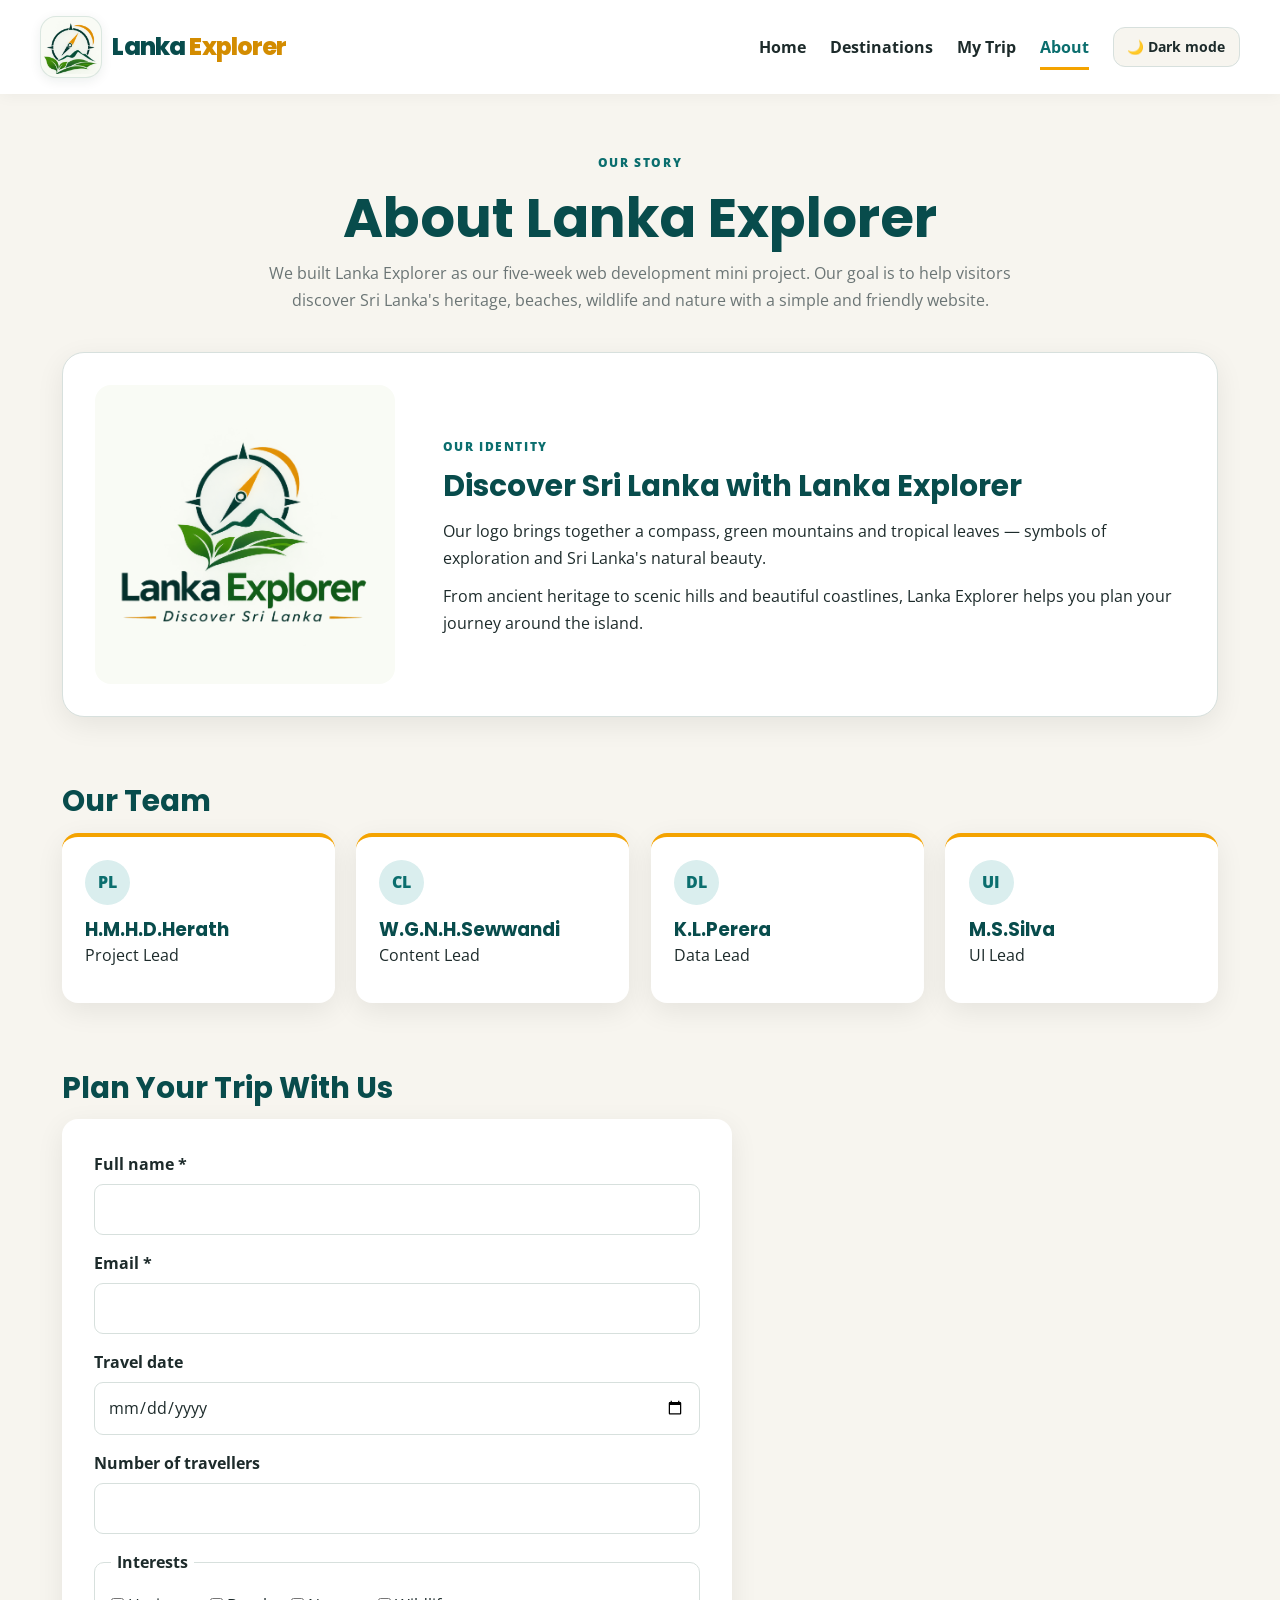
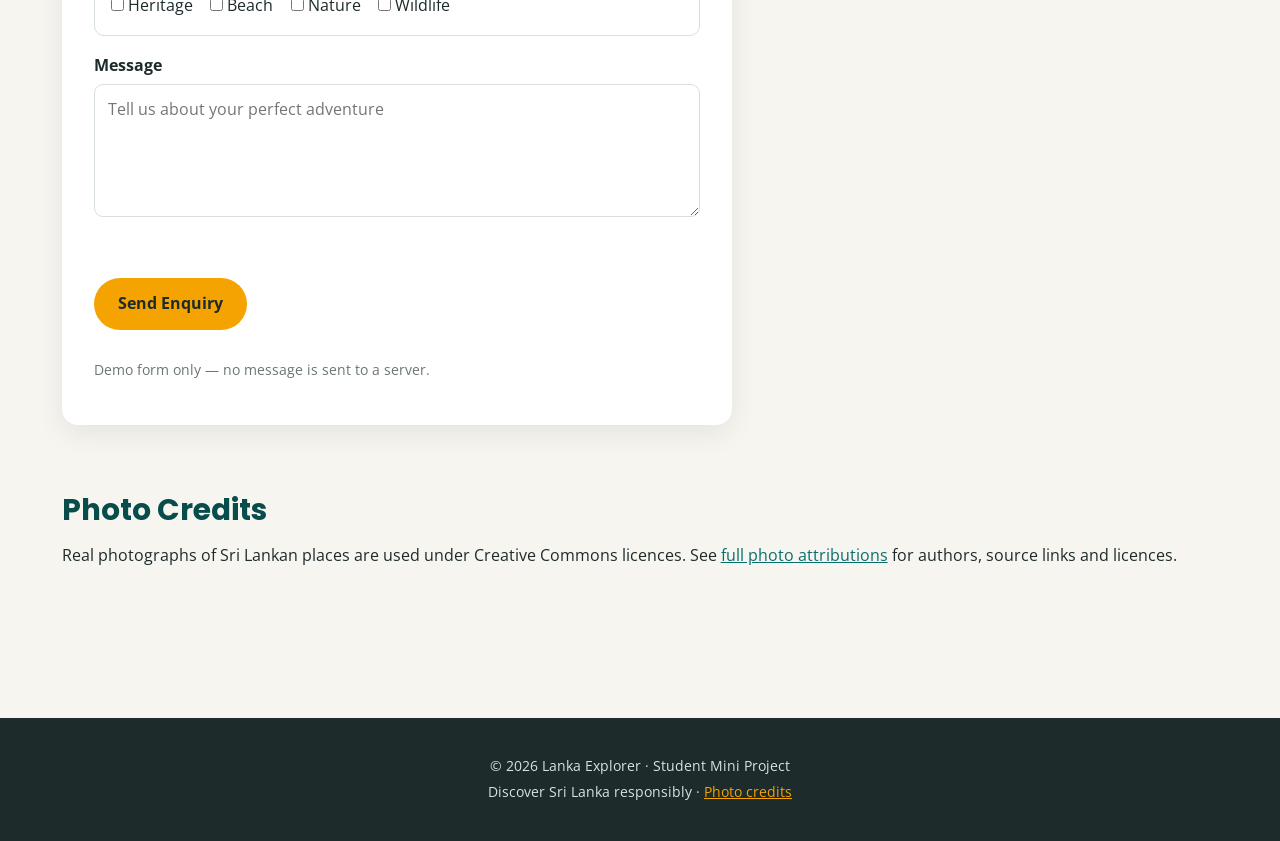
<file: about.html>
<!DOCTYPE html>
<html lang="en">
<head>
<meta charset="UTF-8">
<meta name="viewport" content="width=device-width, initial-scale=1.0">
<meta name="description" content="Explore Sri Lanka's heritage, beaches, wildlife and nature with Lanka Explorer.">
<title>Lanka Explorer | About Us</title>
<link rel="preconnect" href="https://fonts.googleapis.com">
<link rel="preconnect" href="https://fonts.gstatic.com" crossorigin>
<link href="https://fonts.googleapis.com/css2?family=Open+Sans:wght@400;600;700&family=Poppins:wght@500;600;700;800&display=swap" rel="stylesheet">

<link rel="icon" type="image/png" href="images/lanka-explorer-symbol.png">
<link rel="stylesheet" href="css/style.css">
</head>
<body>
<header class="site-header">
 <a href="index.html" class="logo brand-link" aria-label="Lanka Explorer home">
  <span class="brand-symbol-wrap"><img class="brand-symbol" src="images/lanka-explorer-symbol.png" alt="" width="56" height="56"></span>
  <span class="brand-name">Lanka <strong>Explorer</strong></span>
 </a>
 <button class="menu-toggle" type="button" aria-label="Open menu" aria-expanded="false">&#9776;</button>
 <nav aria-label="Main navigation"><ul><li><a href="index.html">Home</a></li>
<li><a href="destinations.html">Destinations</a></li>
<li><a href="trip.html">My Trip</a></li>
<li><a href="about.html" class="active" aria-current="page">About</a></li>
<li><button type="button" id="theme-toggle" aria-label="Switch color theme">🌙 Dark mode</button></li></ul></nav>
</header>
<main>
<section class="page-intro"><span class="eyebrow">OUR STORY</span><h1>About Lanka Explorer</h1><p>We built Lanka Explorer as our five-week web development mini project. Our goal is to help visitors discover Sri Lanka's heritage, beaches, wildlife and nature with a simple and friendly website.</p></section>
<section id="brand-story" class="brand-story content-section" aria-labelledby="brand-story-title">
<div class="brand-art"><img src="images/lanka-explorer-logo.png" width="310" height="312" alt="Lanka Explorer compass, green mountains and tea leaves logo with Discover Sri Lanka tagline" loading="lazy"></div>
<div class="brand-story-content"><span class="eyebrow">OUR IDENTITY</span><h2 id="brand-story-title">Discover Sri Lanka with Lanka Explorer</h2><p>Our logo brings together a compass, green mountains and tropical leaves — symbols of exploration and Sri Lanka's natural beauty.</p><p>From ancient heritage to scenic hills and beautiful coastlines, Lanka Explorer helps you plan your journey around the island.</p></div>
</section>
<section id="team" class="content-section"><h2>Our Team</h2><div class="team-grid"><article><span class="team-avatar">PL</span><h3>H.M.H.D.Herath</h3><p>Project Lead</p></article>
<article><span class="team-avatar">CL</span><h3>W.G.N.H.Sewwandi</h3><p>Content Lead</p></article>
<article><span class="team-avatar">DL</span><h3>K.L.Perera</h3><p>Data Lead</p></article>
<article><span class="team-avatar">UI</span><h3>M.S.Silva</h3><p>UI Lead</p></article></div></section>
<section id="enquiry" class="content-section"><h2>Plan Your Trip With Us</h2><form id="enquiry-form" novalidate>
<div class="form-row"><label for="name">Full name <span aria-hidden="true">*</span></label><input id="name" name="name" type="text" required></div>
<div class="form-row"><label for="email">Email <span aria-hidden="true">*</span></label><input id="email" name="email" type="email" required></div>
<div class="form-row"><label for="date">Travel date</label><input id="date" name="date" type="date"></div>
<div class="form-row"><label for="people">Number of travellers</label><input id="people" name="people" type="number" min="1" max="20" required></div>
<fieldset><legend>Interests</legend><label><input type="checkbox" name="interest" value="Heritage"> Heritage</label><label><input type="checkbox" name="interest" value="Beach"> Beach</label><label><input type="checkbox" name="interest" value="Nature"> Nature</label><label><input type="checkbox" name="interest" value="Wildlife"> Wildlife</label></fieldset>
<div class="form-row"><label for="message">Message</label><textarea id="message" name="message" rows="4" placeholder="Tell us about your perfect adventure"></textarea></div>
<p id="form-message" role="status" aria-live="polite"></p><button type="submit" class="btn">Send Enquiry</button><p class="small-note">Demo form only — no message is sent to a server.</p></form></section><section id="photo-credits" class="content-section"><h2>Photo Credits</h2><p>Real photographs of Sri Lankan places are used under Creative Commons licences. See <a href="PHOTO_CREDITS.md">full photo attributions</a> for authors, source links and licences.</p></section>
</main>
<footer><p>© 2026 Lanka Explorer · Student Mini Project</p><p>Discover Sri Lanka responsibly · <a href="about.html#photo-credits">Photo credits</a></p></footer>

<script src="js/app.js"></script>
</body>
</html>
</file>
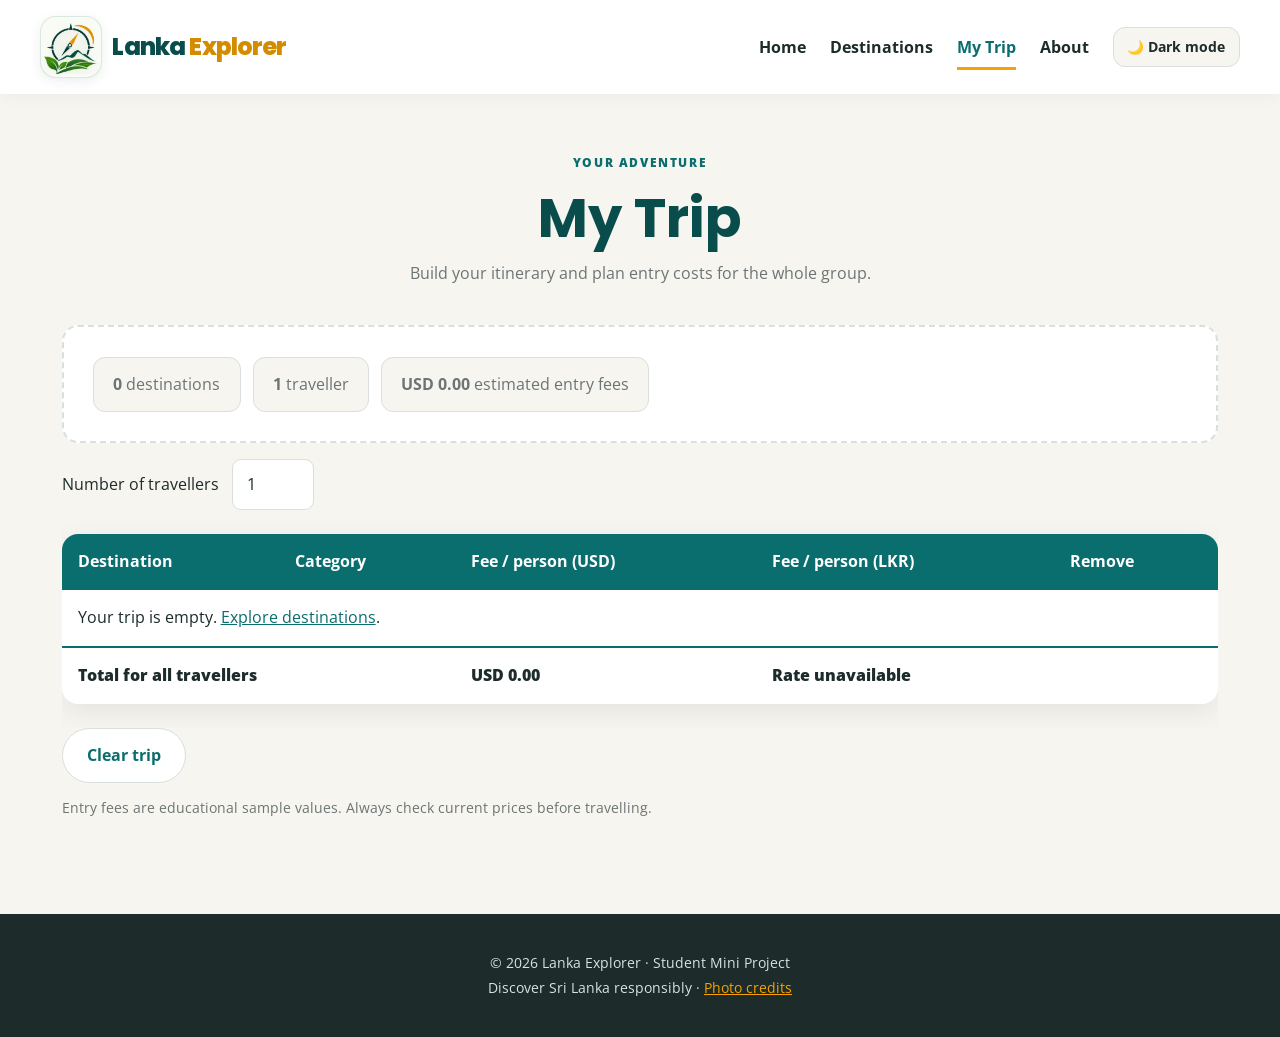
<file: trip.html>
<!DOCTYPE html>
<html lang="en">
<head>
<meta charset="UTF-8">
<meta name="viewport" content="width=device-width, initial-scale=1.0">
<meta name="description" content="Explore Sri Lanka's heritage, beaches, wildlife and nature with Lanka Explorer.">
<title>Lanka Explorer | My Trip</title>
<link rel="preconnect" href="https://fonts.googleapis.com">
<link rel="preconnect" href="https://fonts.gstatic.com" crossorigin>
<link href="https://fonts.googleapis.com/css2?family=Open+Sans:wght@400;600;700&family=Poppins:wght@500;600;700;800&display=swap" rel="stylesheet">

<link rel="icon" type="image/png" href="images/lanka-explorer-symbol.png">
<link rel="stylesheet" href="css/style.css">
</head>
<body>
<header class="site-header">
 <a href="index.html" class="logo brand-link" aria-label="Lanka Explorer home">
  <span class="brand-symbol-wrap"><img class="brand-symbol" src="images/lanka-explorer-symbol.png" alt="" width="56" height="56"></span>
  <span class="brand-name">Lanka <strong>Explorer</strong></span>
 </a>
 <button class="menu-toggle" type="button" aria-label="Open menu" aria-expanded="false">&#9776;</button>
 <nav aria-label="Main navigation"><ul><li><a href="index.html">Home</a></li>
<li><a href="destinations.html">Destinations</a></li>
<li><a href="trip.html" class="active" aria-current="page">My Trip</a></li>
<li><a href="about.html">About</a></li>
<li><button type="button" id="theme-toggle" aria-label="Switch color theme">🌙 Dark mode</button></li></ul></nav>
</header>
<main>
<section class="page-intro"><span class="eyebrow">YOUR ADVENTURE</span><h1>My Trip</h1><p>Build your itinerary and plan entry costs for the whole group.</p></section>
<div id="trip-summary" class="info-panel" aria-live="polite">Loading your trip...</div>
<div class="traveller-control"><label for="travellers">Number of travellers</label><input id="travellers" type="number" min="1" max="20" value="1"></div>
<div class="table-scroll"><table id="trip-table"><thead><tr><th>Destination</th><th>Category</th><th>Fee / person (USD)</th><th>Fee / person (LKR)</th><th>Remove</th></tr></thead><tbody></tbody><tfoot><tr><td colspan="2">Total for all travellers</td><td id="total-usd">USD 0</td><td id="total-lkr">Rs. 0</td><td></td></tr></tfoot></table></div>
<button id="clear-trip" type="button" class="secondary-btn">Clear trip</button>
<p class="tip">Entry fees are educational sample values. Always check current prices before travelling.</p>
</main>
<footer><p>© 2026 Lanka Explorer · Student Mini Project</p><p>Discover Sri Lanka responsibly · <a href="about.html#photo-credits">Photo credits</a></p></footer>

<script src="js/app.js"></script>
</body>
</html>
</file>
<file: css/style.css>
/* ===== 1. THEME VARIABLES ===== */
:root { --primary:#0b6e6e; --primary-dark:#084c4c; --accent:#f4a300; --dark:#1d2b2b; --light:#f7f5ef; --white:#ffffff; --grey:#6b7575; --border:#d7e0dd; --radius:16px; --shadow:0 8px 28px rgba(0,0,0,.075); --max-width:1200px; }
/* ===== 2. RESET ===== */
*,*::before,*::after { box-sizing:border-box;margin:0;padding:0; }
/* ===== 3. BASE STYLES ===== */
html{scroll-behavior:smooth}body{font-family:'Open Sans',sans-serif;color:var(--dark);background:var(--light);line-height:1.7;min-height:100vh}h1,h2,h3{font-family:'Poppins',sans-serif;line-height:1.25;color:var(--primary-dark)}h1{font-size:clamp(2rem,4.5vw,3.4rem)}h2{font-size:1.85rem;margin-bottom:.85rem}h3{font-size:1.18rem}p{margin-bottom:.7rem}a{color:var(--primary)}img{max-width:100%;display:block}main{max-width:var(--max-width);margin:0 auto;padding:2.2rem 1.35rem}section{margin-bottom:3.2rem}.content-section{margin-bottom:4.1rem}.eyebrow{font-size:.77rem;font-weight:800;letter-spacing:.13em;text-transform:uppercase;color:var(--primary)}.tip,.small-note{color:var(--grey);font-size:.88rem;margin-top:.8rem}.section-heading{margin-bottom:1.35rem}.section-heading h2{margin:.45rem 0}.no-results,.error{padding:1.5rem;color:var(--grey)}.error{color:#aa3030}.breadcrumbs{margin-bottom:1.2rem}
/* ===== 4. HEADER & NAVIGATION ===== */
header.site-header{display:flex;justify-content:space-between;align-items:center;gap:1rem;padding:1rem max(1.5rem,calc((100vw - 1200px)/2));background:var(--white);box-shadow:0 2px 15px rgba(0,0,0,.045);position:sticky;top:0;z-index:100}a.logo{font-family:'Poppins',sans-serif;font-size:1.5rem;font-weight:800;color:var(--primary);text-decoration:none;white-space:nowrap}.logo-icon{display:inline-grid;place-items:center;width:35px;height:35px;background:var(--primary);color:#fff;border-radius:10px;margin-right:.25rem}nav ul{list-style:none;display:flex;align-items:center;gap:1.5rem}nav a{color:var(--dark);font-weight:700;text-decoration:none;padding:.6rem 0;border-bottom:3px solid transparent;transition:color .2s,border-color .2s}nav a:hover,nav a.active{color:var(--primary);border-bottom-color:var(--accent)}.menu-toggle{display:none}#theme-toggle{background:var(--light);color:var(--dark);padding:.45rem .85rem;font-size:.85rem;border-radius:12px;border:1px solid var(--border)}
/* ===== 5. HERO & BUTTONS ===== */
#hero {
  /* Real photo: Nine Arches Bridge, Ella, Sri Lanka (Unsplash). */
  background-color: #133f3e; /* readable fallback while the image loads */
  background-image:
    linear-gradient(98deg, rgba(3, 30, 35, .93) 0%, rgba(4, 34, 39, .82) 37%, rgba(8, 46, 48, .23) 100%),
    url('https://images.unsplash.com/photo-1566766189268-ecac9118f2b7?auto=format&fit=crop&w=2000&q=85');
  background-position: center, center 47%;
  background-size: cover;
  background-repeat: no-repeat;
  position: relative;
  min-height: 530px;
  display: flex;
  flex-direction: column;
  align-items: flex-start;
  justify-content: center;
  gap: 1.15rem;
  padding: clamp(3rem, 7.5vw, 6rem);
  border-radius: 22px;
  box-shadow: 0 18px 45px rgba(12, 40, 39, .16);
  overflow: hidden;
  color: #ffffff; /* do not use --white: it becomes dark in dark mode */
}
#hero h1 {
  color: #ffffff;
  max-width: 710px;
  font-size: clamp(2.35rem, 4.6vw, 4.1rem);
  letter-spacing: -.03em;
  line-height: 1.16;
  text-shadow: 0 2px 12px rgba(0, 0, 0, .24);
}
#hero p {
  max-width: 600px;
  font-size: clamp(1.03rem, 1.5vw, 1.2rem);
  line-height: 1.85;
  margin: 0;
  color: #f9ffff; /* always visible in both themes */
  text-shadow: 0 1px 8px rgba(0, 0, 0, .3);
}
#hero .hero-kicker {
  font-size: .76rem;
  font-weight: 800;
  letter-spacing: .19em;
  color: #ffe29f;
  text-transform: uppercase;
}
#hero .btn {
  margin-top: .35rem;
  background: #ffd166;
  color: #19333c;
  box-shadow: 0 8px 22px rgba(0, 0, 0, .22);
}
#hero .btn:hover { background: #fff0bd; color: #102d31; transform: translateY(-2px); }
#hero .hero-location {
  position: absolute;
  right: 2rem;
  bottom: 1.4rem;
  background: rgba(7, 31, 35, .7);
  border: 1px solid rgba(255, 255, 255, .3);
  padding: .45rem .75rem;
  border-radius: 30px;
  color: #ffffff;
  font-size: .8rem;
  letter-spacing: .01em;
  backdrop-filter: blur(5px);
}
.btn,button{display:inline-block;background:var(--accent);color:var(--dark);padding:.8rem 1.5rem;border:0;border-radius:50px;font:inherit;font-weight:700;text-decoration:none;cursor:pointer;transition:background .25s,color .25s,transform .25s}.btn:hover,button:hover{background:var(--primary);color:var(--white)}button:disabled{opacity:.6;cursor:not-allowed}.secondary-btn{background:var(--white);color:var(--primary);border:1px solid var(--border)}
/* ===== 6. WHY US ===== */
#why-us ul{list-style:none;display:grid;grid-template-columns:repeat(auto-fit,minmax(230px,1fr));gap:1rem}#why-us li{background:var(--primary);color:var(--white);padding:1.35rem;border-radius:var(--radius);font-weight:700}#why-us li::before{content:'✓  ';color:var(--accent)}
/* ===== 7. CARD GRIDS ===== */
.card-grid,.category-grid,.team-grid{display:grid;grid-template-columns:repeat(auto-fit,minmax(250px,1fr));gap:1.35rem}
/* ===== 8. CARDS ===== */
.card,.category-grid article,.team-grid article{background:var(--white);border-radius:var(--radius);box-shadow:var(--shadow);overflow:hidden;transition:transform .3s ease,box-shadow .3s ease}.card:hover,.category-grid article:hover,.team-grid article:hover{transform:translateY(-5px);box-shadow:0 15px 34px rgba(0,0,0,.13)}.card{display:flex;flex-direction:column}.card img{width:100%;height:215px;object-fit:cover;transition:transform .4s}.card:hover img{transform:scale(1.035)}.card-content{display:flex;flex-direction:column;align-items:flex-start;flex:1;padding:1.2rem 1.3rem 1.35rem}.card-content h3{margin:.3rem 0 .6rem}.card-content p{font-size:.91rem}.card-link{margin-top:auto;text-decoration:none;font-weight:800}.fee{color:var(--primary);font-weight:700}.category-grid article,.team-grid article{padding:1.45rem;border-top:4px solid var(--accent)}.category-icon{font-size:2.25rem;display:block;margin-bottom:.7rem}.team-avatar{display:grid;place-items:center;width:45px;height:45px;color:var(--primary);background:#daeeee;border-radius:50%;font-weight:800;margin-bottom:.8rem}
/* ===== 9. FORM FIELDS & SEARCH CONTROLS ===== */
input,select,textarea{font:inherit;padding:.68rem .85rem;border:1px solid var(--border);border-radius:9px;background:var(--white);color:var(--dark);max-width:100%}input:focus,select:focus,textarea:focus{outline:2px solid var(--primary);outline-offset:1px}.page-intro{text-align:center;max-width:770px;margin:1.2rem auto 2.4rem}.page-intro h1{margin:.5rem 0}.page-intro p{color:var(--grey)}#controls{display:flex;flex-wrap:wrap;align-items:end;gap:1rem;background:var(--white);padding:1.35rem;border-radius:var(--radius);box-shadow:var(--shadow);margin-bottom:1.3rem}.control-field{display:flex;flex:1 1 220px;flex-direction:column;gap:.25rem}.control-field label{font-weight:700;font-size:.86rem}.control-field input,.control-field select{width:100%}#result-count{font-weight:700;color:var(--grey);font-size:.9rem}
/* ===== 10. DETAILS PAGE ===== */
#destination{background:var(--white);border-radius:var(--radius);box-shadow:var(--shadow);overflow:hidden;margin-bottom:2.1rem}#destination>img{width:100%;height:420px;object-fit:cover}.detail-body{padding:2rem}.detail-body h1{margin:.6rem 0 1rem}.detail-body ul{list-style:none;margin-top:1rem}.detail-body li{padding:.65rem 0;border-bottom:1px solid var(--border)}#weather,#map,.info-panel{background:var(--white);border:2px dashed var(--border);border-radius:var(--radius);padding:1.6rem;color:var(--grey)}#map{height:350px}.map-placeholder{display:grid;place-items:center}
/* ===== 11. TRIP TABLE ===== */
.table-scroll{max-width:100%;overflow-x:auto}#trip-table{width:100%;border-collapse:collapse;background:var(--white);border-radius:var(--radius);box-shadow:var(--shadow);overflow:hidden;margin:1.5rem 0;min-width:690px}#trip-table th,#trip-table td{padding:.9rem 1rem;text-align:left}#trip-table thead{background:var(--primary);color:var(--white)}#trip-table tbody tr:nth-child(even){background:var(--light)}#trip-table tfoot{font-weight:800;border-top:2px solid var(--primary)}.traveller-control{display:flex;gap:.85rem;align-items:center;flex-wrap:wrap;margin-top:1rem}.traveller-control input{max-width:95px}
/* ===== 12. ENQUIRY FORM ===== */
#enquiry-form{display:grid;gap:.95rem;max-width:670px;background:var(--white);padding:2rem;border-radius:var(--radius);box-shadow:var(--shadow)}.form-row{display:grid;gap:.35rem}.form-row label,#enquiry-form>label{font-weight:700}#enquiry-form fieldset{display:flex;flex-wrap:wrap;gap:.7rem 1.1rem;border:1px solid var(--border);border-radius:10px;padding:1rem}#enquiry-form fieldset label{font-weight:400}legend{font-weight:700;padding:0 .4rem}#enquiry-form button{justify-self:start}.success{color:#067a53;font-weight:700}.form-error{color:#b83d2e;font-weight:700}
/* ===== 13. FOOTER ===== */
footer{background:var(--dark);color:#d7e3e3;text-align:center;padding:2.2rem 1rem;margin-top:3rem}footer p{margin:.1rem 0;font-size:.88rem}footer a{color:var(--accent)}
/* ===== 13b. HOVER & ACCESSIBILITY ===== */
:focus-visible{outline:3px solid var(--accent);outline-offset:3px}@media(prefers-reduced-motion:reduce){*,*::before,*::after{scroll-behavior:auto!important;transition:none!important;animation:none!important}}
/* ===== 14. RESPONSIVE: TABLETS & PHONES ===== */
@media(max-width:768px){header.site-header{flex-wrap:wrap;padding:1rem}.menu-toggle{display:block;background:none;color:var(--primary);font-size:1.7rem;padding:.25rem .55rem;margin-left:auto}.menu-toggle:hover{background:none;color:var(--primary-dark)}nav{display:none;width:100%}nav.open{display:block}nav ul{flex-direction:column;gap:0;align-items:stretch;padding-top:1rem}nav a{display:block;padding:.75rem 0;border-bottom:1px solid var(--border)}#hero{min-height:430px;padding:3.2rem 1.5rem 5rem;background-image:linear-gradient(100deg,rgba(3,30,35,.9),rgba(4,34,39,.65)),url('https://images.unsplash.com/photo-1566766189268-ecac9118f2b7?auto=format&fit=crop&w=1200&q=82');background-position:center,61% center}#hero .hero-location{left:1.5rem;right:auto;bottom:1.25rem}#destination>img{height:265px}.detail-body{padding:1.3rem}#controls{flex-direction:column;align-items:stretch}.control-field{flex:1 1 auto;width:100%}#trip-table{display:table}h2{font-size:1.5rem}}
/* ===== 15. RESPONSIVE: SMALL PHONES ===== */
@media(max-width:480px){main{padding:1.5rem .95rem}h1{font-size:1.85rem}#hero{padding:3rem 1.3rem}#trip-table th,#trip-table td{padding:.65rem .55rem;font-size:.87rem}#enquiry-form{padding:1.2rem}.logo{font-size:1.2rem!important}}

/* ===== 13c. BADGES & MESSAGES (Week 03) ===== */
.badge{display:inline-block;padding:.15rem .65rem;border-radius:50px;font-size:.73rem;font-weight:800;color:white;margin-right:.35rem}.badge-heritage{background:#925522}.badge-beach{background:#147aa8}.badge-nature{background:#2f7747}.badge-wildlife{background:#c36120}.badge-other{background:#6b7575}.form-error{color:#c62828}.success{color:#107548}#form-message{min-height:1.2rem}

/* ===== 13d. WEATHER & API STATUS (Week 04) ===== */
#weather{color:var(--dark);border:1px solid var(--border)}.weather-now .temp{font-family:'Poppins',sans-serif;font-size:3rem;font-weight:800;color:var(--primary);margin-bottom:0}.forecast{display:grid;grid-template-columns:repeat(auto-fit,minmax(155px,1fr));gap:.85rem;margin-top:1.2rem}.forecast-day{background:var(--light);border-radius:11px;padding:1rem}.forecast-day p{margin-bottom:.2rem}.spinner{display:inline-block;width:20px;height:20px;border:3px solid var(--border);border-top-color:var(--primary);border-radius:50%;animation:spin .8s linear infinite;vertical-align:middle;margin-right:.5rem}@keyframes spin{to{transform:rotate(360deg)}}
/* ===== 13e. MAPS (Week 04) ===== */
#map,#all-map{height:350px;border:1px solid var(--border);padding:0;border-radius:var(--radius);overflow:hidden;background:var(--white)}#all-map{height:440px}.leaflet-container{z-index:1}#weather .error,#map .error{padding:.8rem}

/* ===== 13g. MY TRIP & DARK MODE (Week 05) ===== */
#add-to-trip.added{background:var(--primary);color:var(--white)}.remove-btn{background:#b83d2e;color:#fff;border-radius:9px;padding:.42rem .78rem;font-size:.8rem}.remove-btn:hover{background:#8d2b22}.summary-pill{display:inline-block;background:var(--light);border:1px solid var(--border);border-radius:12px;padding:.8rem 1.2rem;margin:.25rem}
body.dark-mode{--primary:#3cbbba;--primary-dark:#8de8db;--accent:#ffd166;--dark:#e6eeee;--light:#12252b;--white:#20363e;--grey:#aabfbe;--border:#3b5a60;--shadow:0 8px 28px rgba(0,0,0,.18);background:var(--light);color:var(--dark)}body.dark-mode .logo-icon,body.dark-mode #why-us li{color:#0b282a}body.dark-mode #why-us li{background:#216e70;color:#f2fbfb}body.dark-mode footer{background:#07191e;color:#d5eaea}body.dark-mode nav a{color:var(--dark)}body.dark-mode .badge{color:white}body.dark-mode #trip-table thead{background:#186d70;color:white}body.dark-mode .team-avatar{background:#275258;color:#d8faf7}body.dark-mode #hero, body.dark-mode #hero h1, body.dark-mode #hero p{color:#ffffff}body.dark-mode #hero .hero-kicker{color:#ffe29f}body.dark-mode #hero .btn{background:#ffd166;color:#19333c}body.dark-mode #hero .btn:hover{background:#fff0bd;color:#102d31}


/* ===== WEEK 03: ENQUIRY FORM VALIDATION MESSAGES ===== */
.form-error, .form-success { padding: 1rem; border-radius: 8px; margin: .5rem 0; }
.form-error { background: #fdecea; color: #a72624; font-weight: 600; }
.form-error ul { margin: 0; padding-left: 1.25rem; }
.form-success { background: #e8f5e9; color: #176937; font-weight: 600; }


/* ===== WEEK 05: SELECTED LANKA EXPLORER COMPASS LOGO ===== */
/* Compact artwork is cropped from the original user-selected PNG in images/. */
header.site-header { min-height: 82px; }
header.site-header a.brand-link {
  display: inline-flex;
  align-items: center;
  gap: .65rem;
  flex: 0 0 auto;
  color: var(--primary-dark);
  text-decoration: none;
  white-space: nowrap;
  line-height: 1;
}
.brand-symbol-wrap {
  display: grid;
  place-items: center;
  flex: 0 0 62px;
  width: 62px;
  height: 62px;
  border-radius: 16px;
  background: #f9fbf5;
  border: 1px solid rgba(4,82,72,.12);
  box-shadow: 0 3px 12px rgba(5,53,44,.08);
}
.brand-symbol {
  display:block;
  width: 56px;
  height: 56px;
  object-fit: contain;
}
header.site-header a.brand-link .brand-name {
  display:inline-block;
  font-size: clamp(1.12rem, 2vw, 1.5rem);
  font-family:'Poppins',sans-serif;
  font-weight: 800;
  letter-spacing: -.035em;
  color:var(--primary-dark);
}
header.site-header a.brand-link .brand-name strong { color:#d38c00; font-weight:800; }
body.dark-mode header.site-header a.brand-link .brand-name { color:#e4fffa; }
body.dark-mode header.site-header a.brand-link .brand-name strong { color:#ffd166; }
body.dark-mode .brand-symbol-wrap { background: #f9fbf5; }

.brand-story {
  display:grid;
  grid-template-columns: minmax(185px, 300px) minmax(0, 1fr);
  align-items:center;
  gap:clamp(1.25rem, 5vw, 3rem);
  background:var(--white);
  border:1px solid var(--border);
  border-radius:22px;
  padding:clamp(1rem, 4vw, 2rem);
  box-shadow:var(--shadow);
}
.brand-art {
  display:grid;
  place-items:center;
  border-radius:16px;
  background:#f9fbf5;
  padding:1rem;
}
.brand-art img { display:block; width:min(100%, 265px); height:auto; object-fit:contain; }
.brand-story-content h2 { margin-top:.5rem; }
.brand-story-content p:last-child { margin-bottom:0; }
@media(max-width:900px) {
  header.site-header { padding-left:1rem; padding-right:1rem; }
  nav ul { gap:.95rem; }
}
@media(max-width:768px) {
  header.site-header { min-height:70px; }
  .brand-symbol-wrap { width:52px; height:52px; flex-basis:52px; border-radius:13px; }
  .brand-symbol { width:48px; height:48px; }
  header.site-header a.brand-link .brand-name { font-size:1.24rem; }
  .brand-story { grid-template-columns:1fr; text-align:center; }
  .home-brand-intro { gap:1rem; padding:1rem; }
  .home-brand-art { flex-basis:115px; }
  .home-brand-art img { width:100px; }
  .brand-story-content h2 { font-size:1.4rem; }
}
@media(max-width:520px) {
  .home-brand-intro { flex-direction:column; text-align:center; }
  .home-brand-art { flex:0 0 auto; }
}
@media(max-width:420px) {
  header.site-header a.brand-link { gap:.35rem; }
  header.site-header a.brand-link .brand-name { font-size:1.06rem; }
  .brand-symbol-wrap { width:44px; height:44px; flex-basis:44px; }
  .brand-symbol { width:40px; height:40px; }
}


/* ===== WEEK 05: RESPONSIVE INTERACTIVE MAP REPAIR & CONTROLS ===== */
/* Leaflet manages panes with absolute positioning. Never use Grid on its root. */
#map.leaflet-container, #all-map.leaflet-container {
  display:block !important;
  position:relative;
  padding:0 !important;
  border:none;
  max-width:100%;
  width:100%;
  background:#dce8e0;
  font-family:'Open Sans',sans-serif;
  cursor:grab;
}
#map.leaflet-container:active, #all-map.leaflet-container:active {cursor:grabbing}
/* Keep any global img CSS from resizing the 256x256 OSM map tiles. */
#map .leaflet-tile, #all-map .leaflet-tile {max-width:none !important; max-height:none !important;}
.map-frame {
  width:100%;
  background:var(--white);
  border:1px solid var(--border);
  border-radius:20px;
  overflow:hidden;
  box-shadow:var(--shadow);
}
.map-toolbar {
  display:flex;
  align-items:center;
  justify-content:space-between;
  gap:1rem;
  padding:1rem 1.2rem;
  background:var(--white);
  border-bottom:1px solid var(--border);
}
.map-toolbar-title {font-weight:800; color:var(--primary-dark); font-size:.98rem;}
.map-toolbar-actions {display:flex;justify-content:flex-end;flex-wrap:wrap;align-items:center;gap:.5rem;}
.map-action {
  display:inline-flex;
  justify-content:center;
  align-items:center;
  gap:.3rem;
  border:1px solid var(--border);
  color:var(--dark);
  background:var(--light);
  border-radius:10px;
  padding:.56rem .85rem;
  font-size:.83rem;
  font-weight:700;
  line-height:1.3;
  text-decoration:none;
  white-space:nowrap;
  transition:background .16s,color .16s;
}
.map-action:hover {background:var(--primary);color:#fff;border-color:var(--primary);}
.map-external {background:var(--primary); color:#fff; border-color:var(--primary);}
.map-external:hover {background:var(--primary-dark);color:var(--white);}
.map-picker-label {display:flex;align-items:center;flex-wrap:wrap;gap:.45rem;font-size:.82rem;font-weight:800;color:var(--primary-dark);}
#map-place-picker {
  max-width:min(100%,280px);
  min-width:190px;
  border:1px solid var(--border);
  background:var(--light);
  color:var(--dark);
  padding:.58rem .9rem;
  border-radius:10px;
  font:inherit;
  font-weight:600;
}
#map, #all-map {
  display:block;
  width:100%;
  height:clamp(430px,48vw,575px);
  min-height:400px;
  border:0;
  border-radius:0;
  overflow:hidden;
  padding:0;
}
.map-help {
  font-size:.77rem;
  color:var(--grey);
  padding:.75rem 1.15rem;
  background:var(--white);
  border-top:1px solid var(--border);
}
.map-unavailable {display:grid !important;place-items:center;padding:2rem !important;color:var(--grey);}
/* Don't allow unrelated site styles to break Leaflet zoom buttons. */
.leaflet-control-zoom a {
  background:#ffffff !important;
  color:#204a51 !important;
  font-size:22px !important;
  line-height:30px !important;
  font-weight:700 !important;
}
.leaflet-popup-content-wrapper {border-radius:12px;}
.leaflet-popup-content {font:13px/1.6 'Open Sans',sans-serif;}
.leaflet-popup-content strong {font-weight:800;}
.leaflet-popup-content a {color:#006e78;font-weight:800;}
body.map-fullscreen-open {overflow:hidden !important;}
.map-frame.map-expanded {
  position:fixed;
  inset:12px;
  z-index:2500;
  display:flex;
  flex-direction:column;
  border-radius:16px;
  box-shadow:0 24px 100px rgba(0,0,0,.5);
}
.map-frame.map-expanded #map, .map-frame.map-expanded #all-map {
  flex:1 1 auto;
  min-height:0;
  height:auto;
}
.map-frame.map-expanded .map-toolbar, .map-frame.map-expanded .map-help {flex:0 0 auto;}
body.dark-mode .map-frame {background:var(--white);}
body.dark-mode .map-action:not(.map-external) {color:var(--dark);}
body.dark-mode .map-action:hover {color:#fff;}
@media (max-width:800px) {
  .map-toolbar {flex-wrap:wrap;padding:.8rem;}
  .map-toolbar-actions {justify-content:flex-start;}
  #map, #all-map {height:440px;min-height:330px;}
  .map-frame.map-expanded {inset:5px;}
}
@media (max-width:520px) {
  .map-toolbar-actions {width:100%;gap:.4rem;}
  .map-action {flex:1 1 auto;padding:.6rem .5rem;font-size:.72rem;}
  .map-picker-label {width:100%;}
  #map-place-picker {flex:1;min-width:0;max-width:none;}
  .map-help {font-size:.7rem;padding:.65rem .8rem;}
  #map, #all-map {height:380px;min-height:340px;}
}
</file>
